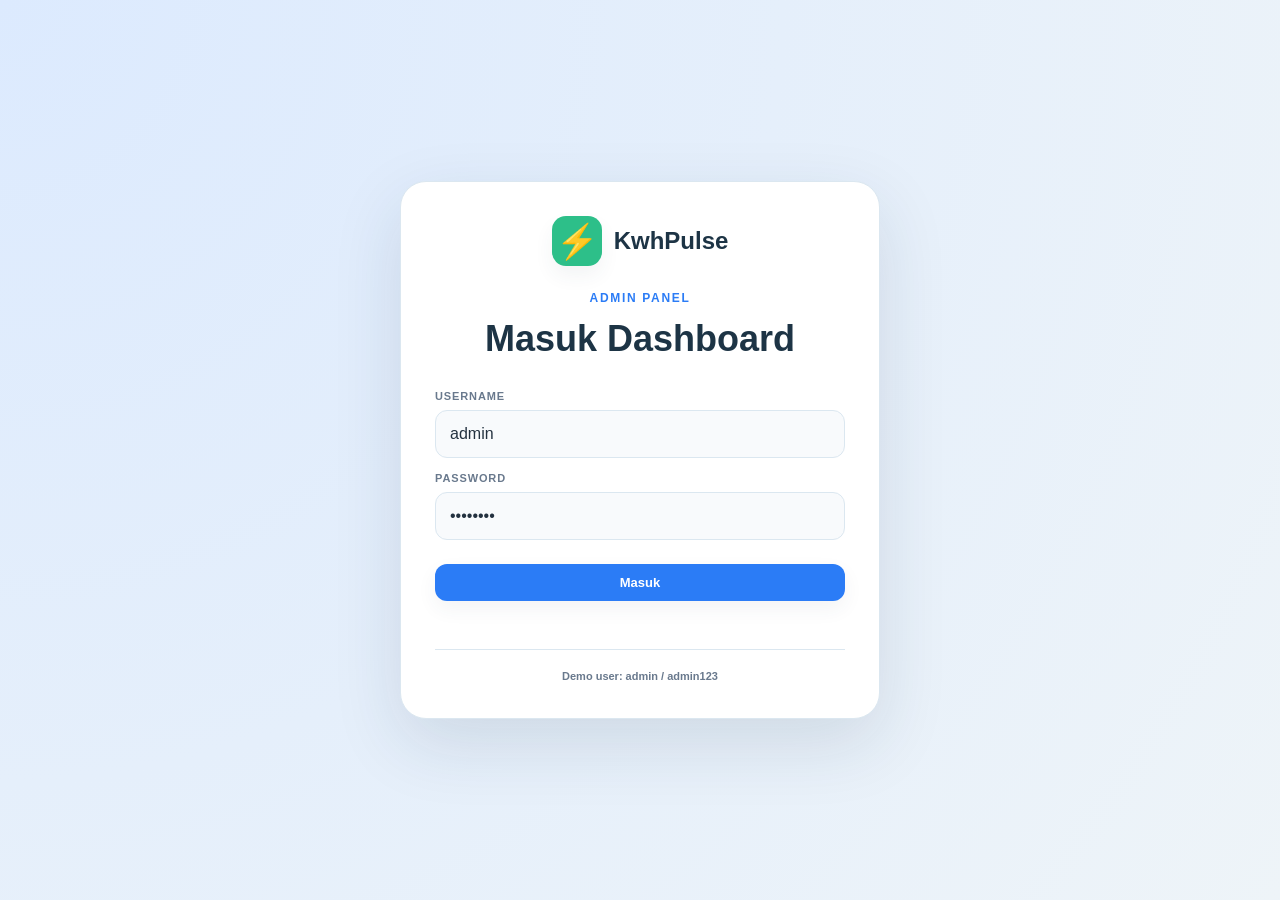
<file: index.html>
<!doctype html>
<html lang="id">
<head>
  <meta charset="UTF-8" />
  <meta name="viewport" content="width=device-width, initial-scale=1.0" />
  <title>Mengarahkan ke Login</title>
  <meta http-equiv="refresh" content="0; url=login.html" />
</head>
<body>
  <p>Mengarahkan ke halaman login...</p>
  <script>
    window.location.replace('login.html');
  </script>
</body>
</html>
</file>
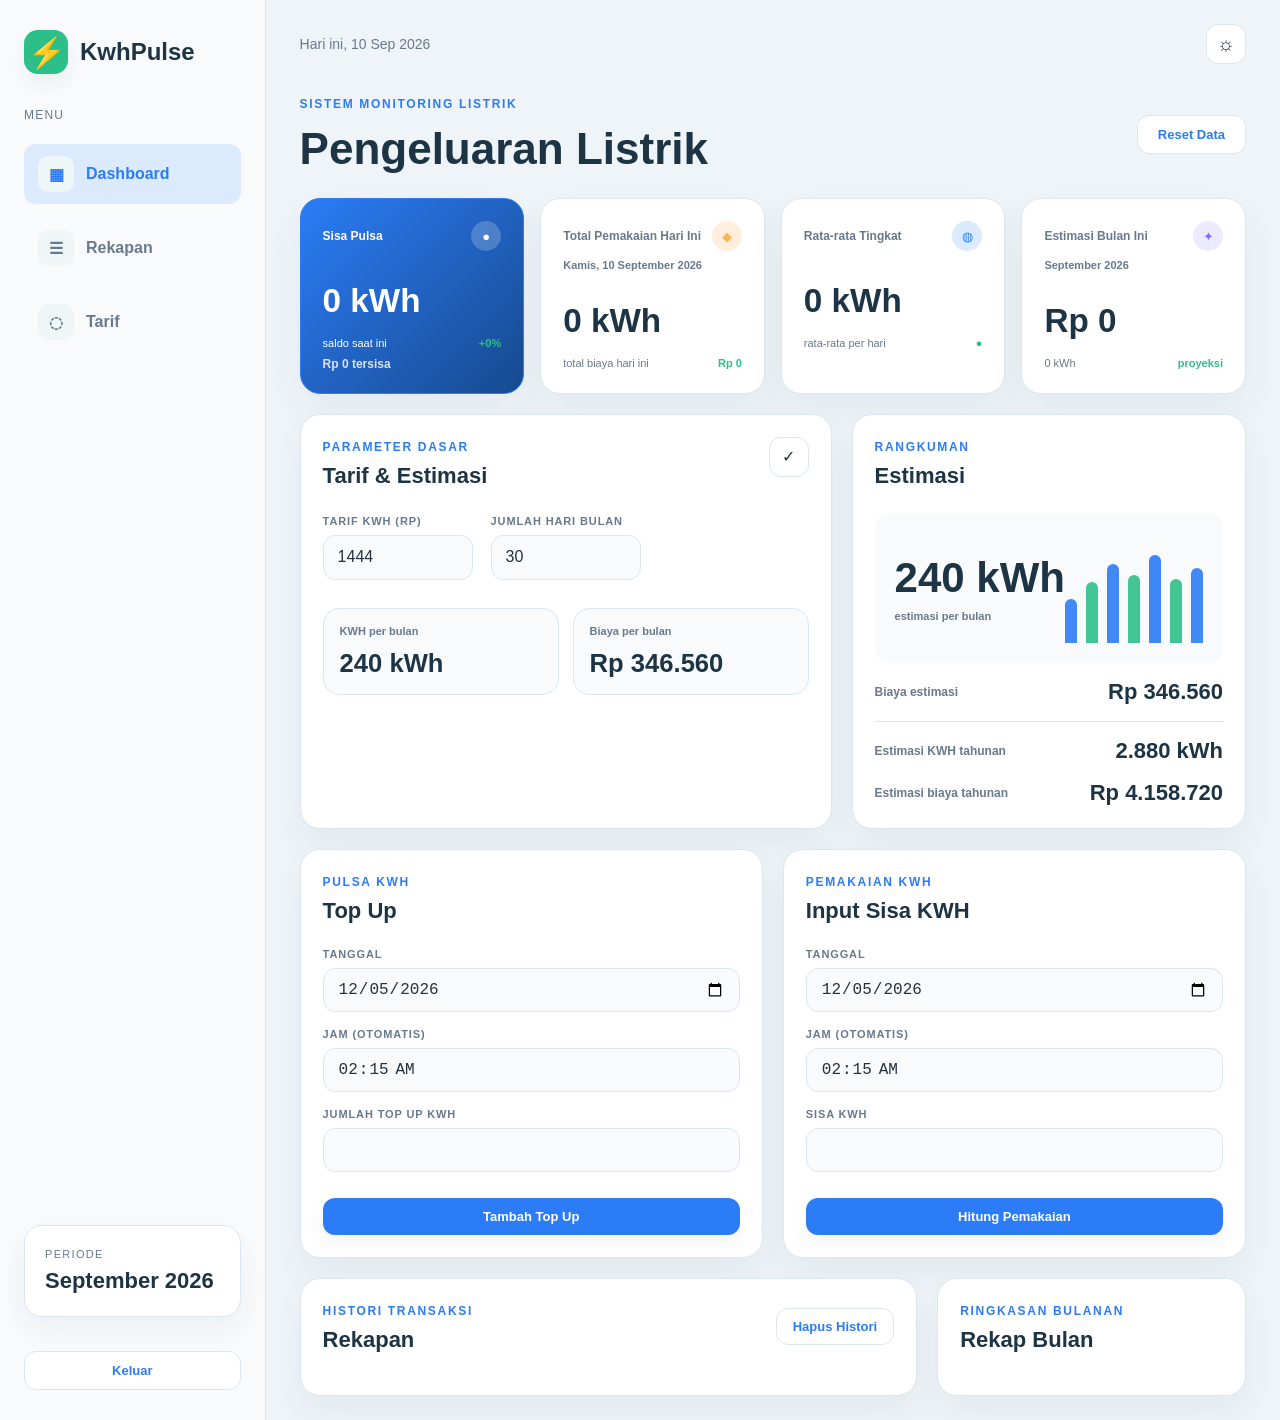
<file: dashboard.html>
<!doctype html>
<html lang="id">
<head>
  <meta charset="UTF-8" />
  <meta name="viewport" content="width=device-width, initial-scale=1.0" />
  <title>Dashboard Listrik - Pulsa KWH</title>
  <meta name="theme-color" content="#2b7cf6" />
  <link rel="manifest" href="manifest.webmanifest" />
  <link rel="icon" href="icon.svg" type="image/svg+xml" />
  <link rel="stylesheet" href="styles.css" />
</head>
<body>
  <div class="app-shell">
    <aside class="sidebar">
      <div class="brand">
        <span class="brand-icon">⚡</span>
        <span class="brand-text">KwhPulse</span>
      </div>

      <div class="sidebar-menu">
        <div class="menu-label">Menu</div>
        <a class="menu-item active" href="dashboard.html">
          <span class="menu-icon">▦</span>
          <span>Dashboard</span>
        </a>
        <a class="menu-item" href="rekapan.html">
          <span class="menu-icon">☰</span>
          <span>Rekapan</span>
        </a>
        <a class="menu-item" href="tarif.html">
          <span class="menu-icon">◌</span>
          <span>Tarif</span>
        </a>
      </div>

      <div class="sidebar-card">
        <span class="sidebar-card-label">Periode</span>
        <span class="sidebar-card-date" id="sidebarMonth">September 2026</span>
      </div>
      <button class="secondary-button logout-button" id="logoutButton" type="button">Keluar</button>
    </aside>

    <main class="main-content">
      <section class="topbar">
        <div class="topbar-title">
          <span class="today-label" id="todayDisplay">Hari ini, 10 Sep 2026</span>
        </div>
        <div class="topbar-actions">
          <button class="icon-button" id="themeToggle">☼</button>
        </div>
      </section>

      <section class="page-head">
        <div>
          <span class="section-kicker">Sistem Monitoring Listrik</span>
          <h1>Pengeluaran Listrik</h1>
        </div>
        <div class="page-actions">
          <button class="secondary-button" id="resetButton">Reset Data</button>
        </div>
      </section>

      <section class="summary-grid">
        <article class="summary-card summary-card-primary">
          <div class="summary-card-top">
            <span class="summary-label">Sisa Pulsa</span>
            <span class="summary-icon green">●</span>
          </div>
          <div class="summary-value" id="summaryRemaining">0 kWh</div>
          <div class="summary-foot">
            <span class="summary-foot-label">saldo saat ini</span>
            <span class="summary-foot-trend up" id="remainingTrend">+0%</span>
          </div>
          <div class="summary-remaining-value" id="remainingRupiah">Rp 0 tersisa</div>
        </article>

        <article class="summary-card">
          <div class="summary-card-top">
            <span class="summary-label">Total Pemakaian Hari Ini</span>
            <span class="summary-icon orange">◆</span>
          </div>
          <div class="summary-period" id="summaryTodayDate">Kamis, 10 September 2026</div>
          <div class="summary-value" id="summaryTodayUsage">0 kWh</div>
          <div class="summary-foot">
            <span class="summary-foot-label">total biaya hari ini</span>
            <span class="summary-foot-trend" id="todayCost">Rp 0</span>
          </div>
        </article>

        <article class="summary-card">
          <div class="summary-card-top">
            <span class="summary-label">Rata-rata Tingkat</span>
            <span class="summary-icon blue">◍</span>
          </div>
          <div class="summary-value" id="summaryDailyAvg">0 kWh</div>
          <div class="summary-foot">
            <span class="summary-foot-label">rata-rata per hari</span>
            <span class="summary-foot-trend up" id="dailyStatus">●</span>
          </div>
        </article>

        <article class="summary-card">
          <div class="summary-card-top">
            <span class="summary-label">Estimasi Bulan Ini</span>
            <span class="summary-icon violet">✦</span>
          </div>
          <div class="summary-period" id="summaryCurrentMonth">September 2026</div>
          <div class="summary-value" id="summaryMonthlyCost">Rp 0</div>
          <div class="summary-foot">
            <span class="summary-foot-label" id="summaryMonthlyKwh">0 kWh</span>
            <span class="summary-foot-trend up" id="monthlyStatus">proyeksi</span>
          </div>
        </article>
      </section>

      <section class="main-grid">
        <section class="panel lg-panel">
          <div class="panel-head">
            <div>
              <span class="panel-label">Parameter dasar</span>
              <h2>Tarif & Estimasi</h2>
            </div>
            <button class="icon-button small-icon" id="saveSettings">✓</button>
          </div>

          <div class="settings-form">
            <div class="field-group">
              <label for="tariffInput">Tarif KWH (Rp)</label>
              <input type="number" id="tariffInput" value="1444" min="0" />
            </div>
            <div class="field-group">
              <label for="monthDaysInput">Jumlah Hari Bulan</label>
              <input type="number" id="monthDaysInput" value="30" min="1" />
            </div>
          </div>

          <div class="mini-card-wrap">
            <div class="mini-card">
              <span class="mini-label">KWH per bulan</span>
              <span class="mini-value" id="monthlyKwhEstimate">240 kWh</span>
            </div>
            <div class="mini-card">
              <span class="mini-label">Biaya per bulan</span>
              <span class="mini-value" id="monthlyCostEstimate">Rp 346.560</span>
            </div>
          </div>
        </section>

        <section class="panel">
          <div class="panel-head">
            <div>
              <span class="panel-label">Rangkuman</span>
              <h2>Estimasi</h2>
            </div>
          </div>
          <div class="estimate-card">
            <div class="estimate-main">
              <span class="estimate-kwh" id="estimateKwh">240 kWh</span>
              <span class="estimate-type">estimasi per bulan</span>
            </div>
            <div class="estimate-bars" id="estimateBars">
              <span style="height:40%"></span>
              <span style="height:55%"></span>
              <span style="height:72%"></span>
              <span style="height:62%"></span>
              <span style="height:80%"></span>
              <span style="height:58%"></span>
              <span style="height:68%"></span>
            </div>
          </div>
          <div class="estimate-detail">
            <span class="estimate-detail-label">Biaya estimasi</span>
            <span class="estimate-detail-value" id="estimateCost">Rp 346.560</span>
          </div>
          <div class="estimate-detail annual-estimate-detail">
            <span class="estimate-detail-label">Estimasi KWH tahunan</span>
            <span class="estimate-detail-value" id="estimateAnnualKwh">2.880 kWh</span>
          </div>
          <div class="estimate-detail">
            <span class="estimate-detail-label">Estimasi biaya tahunan</span>
            <span class="estimate-detail-value" id="estimateAnnualCost">Rp 4.158.720</span>
          </div>
        </section>
      </section>

      <section class="main-grid forms-grid">
        <section class="panel">
          <div class="panel-head">
            <div>
              <span class="panel-label">Pulsa KWH</span>
              <h2>Top Up</h2>
            </div>
          </div>
          <form class="input-form" id="topupForm">
            <div class="field-group">
              <label for="topupDate">Tanggal</label>
              <input type="date" id="topupDate" required />
            </div>
            <div class="field-group">
              <label for="topupTime">Jam (otomatis)</label>
              <input type="time" id="topupTime" readonly aria-readonly="true" />
            </div>
            <div class="field-group">
              <label for="topupKwh">Jumlah Top Up KWH</label>
              <input type="number" id="topupKwh" min="1" required />
            </div>
            <button type="submit" class="primary-button form-button">Tambah Top Up</button>
          </form>
        </section>

        <section class="panel">
          <div class="panel-head">
            <div>
              <span class="panel-label">Pemakaian KWH</span>
              <h2>Input Sisa KWH</h2>
            </div>
          </div>
          <form class="input-form" id="usageForm">
            <div class="field-group">
              <label for="usageDate">Tanggal</label>
              <input type="date" id="usageDate" required />
            </div>
            <div class="field-group">
              <label for="usageTime">Jam (otomatis)</label>
              <input type="time" id="usageTime" readonly aria-readonly="true" />
            </div>
            <div class="field-group">
              <label for="remainingKwh">Sisa KWH</label>
              <input type="number" id="remainingKwh" min="0" required />
            </div>
            <button type="submit" class="primary-button form-button">Hitung Pemakaian</button>
          </form>
        </section>
      </section>

      <section class="main-grid bottom-grid">
        <section class="panel history-panel">
          <div class="panel-head">
            <div>
              <span class="panel-label">Histori Transaksi</span>
              <h2>Rekapan</h2>
            </div>
            <button class="secondary-button small-button" id="clearHistory">Hapus Histori</button>
          </div>
          <div class="history-list" id="historyList"></div>
        </section>

        <section class="panel monthly-panel">
          <div class="panel-head">
            <div>
              <span class="panel-label">Ringkasan Bulanan</span>
              <h2>Rekap Bulan</h2>
            </div>
          </div>
          <div class="monthly-summary" id="monthlySummary"></div>
        </section>
      </section>
    </main>
  </div>

  <script>
    (() => {
      const now = new Date();
      const localDate = [now.getFullYear(), String(now.getMonth() + 1).padStart(2, '0'), String(now.getDate()).padStart(2, '0')].join('-');
      const localTime = `${String(now.getHours()).padStart(2, '0')}:${String(now.getMinutes()).padStart(2, '0')}`;
      const topupDate = document.getElementById('topupDate');
      const usageDate = document.getElementById('usageDate');
      const topupTime = document.getElementById('topupTime');
      const usageTime = document.getElementById('usageTime');
      if (topupDate && !topupDate.value) topupDate.value = localDate;
      if (usageDate && !usageDate.value) usageDate.value = localDate;
      if (topupTime && !topupTime.value) topupTime.value = localTime;
      if (usageTime && !usageTime.value) usageTime.value = localTime;
    })();
  </script>
  <script src="script.js?v=12"></script>
</body>
</html>
</file>
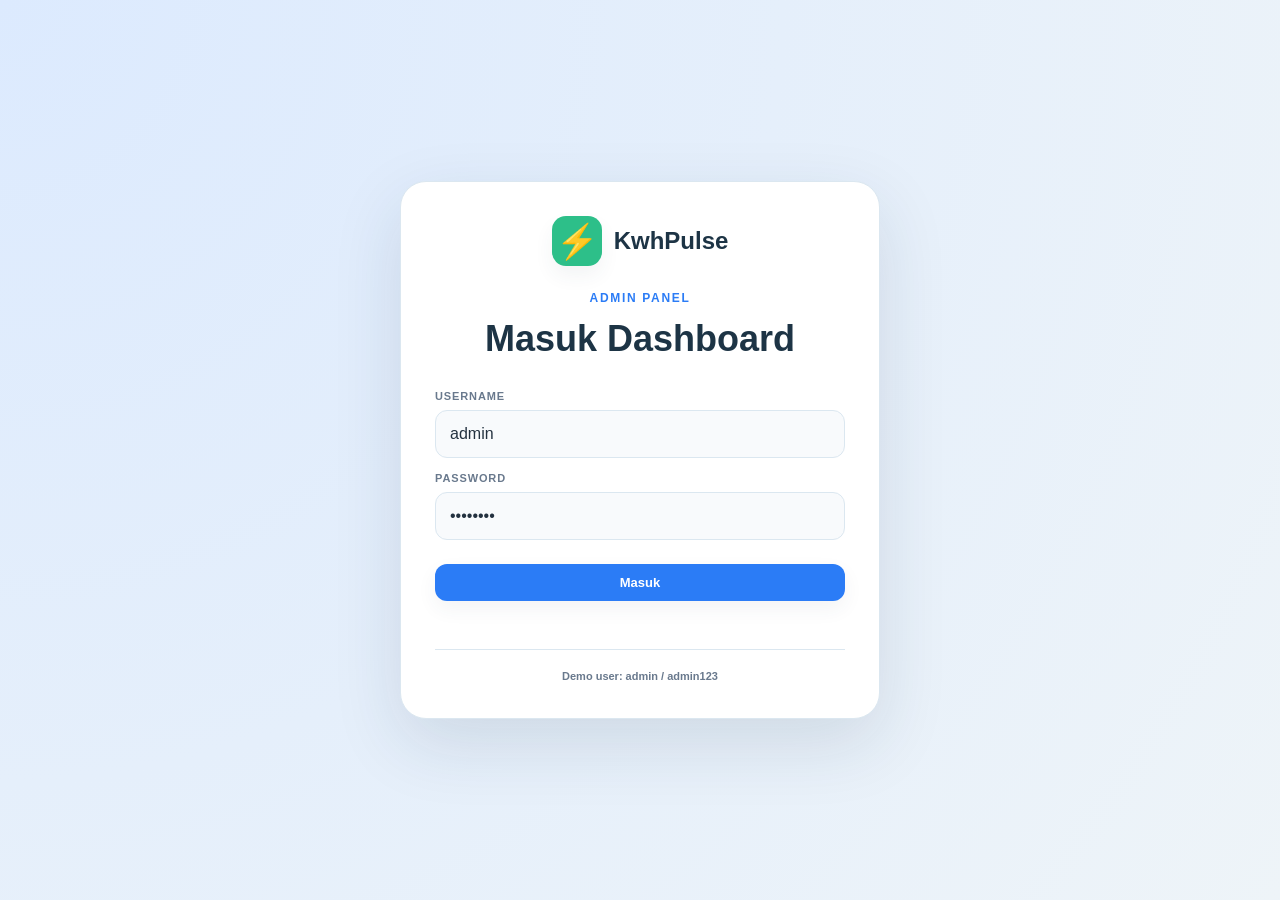
<file: login.html>
<!doctype html>
<html lang="id">
<head>
  <meta charset="UTF-8" />
  <meta name="viewport" content="width=device-width, initial-scale=1.0" />
  <title>Login Admin - Pulsa KWH</title>
  <meta name="theme-color" content="#2b7cf6" />
  <link rel="manifest" href="manifest.webmanifest" />
  <link rel="icon" href="icon.svg" type="image/svg+xml" />
  <link rel="stylesheet" href="styles.css" />
</head>
<body class="login-body">
  <div class="login-wrapper">
    <section class="login-card">
      <div class="login-brand">
        <span class="brand-icon login-brand-icon">⚡</span>
        <span class="brand-text">KwhPulse</span>
      </div>

      <div class="login-head">
        <span class="section-kicker">Admin Panel</span>
        <h1>Masuk Dashboard</h1>
      </div>

      <form class="login-form" id="loginForm">
        <div class="field-group">
          <label for="usernameInput">Username</label>
          <input type="text" id="usernameInput" autocomplete="username" required value="admin" />
        </div>
        <div class="field-group">
          <label for="passwordInput">Password</label>
          <input type="password" id="passwordInput" autocomplete="current-password" required value="admin123" />
        </div>
        <button class="primary-button form-button" type="submit">Masuk</button>
        <button class="secondary-button form-button install-button" id="installButton" type="button" hidden>Instal Aplikasi</button>
        <div class="login-message" id="loginMessage"></div>
      </form>

      <div class="login-demo">
        <span class="demo-user">Demo user: admin / admin123</span>
      </div>
    </section>
  </div>

  <script src="script.js?v=12"></script>
</body>
</html>
</file>
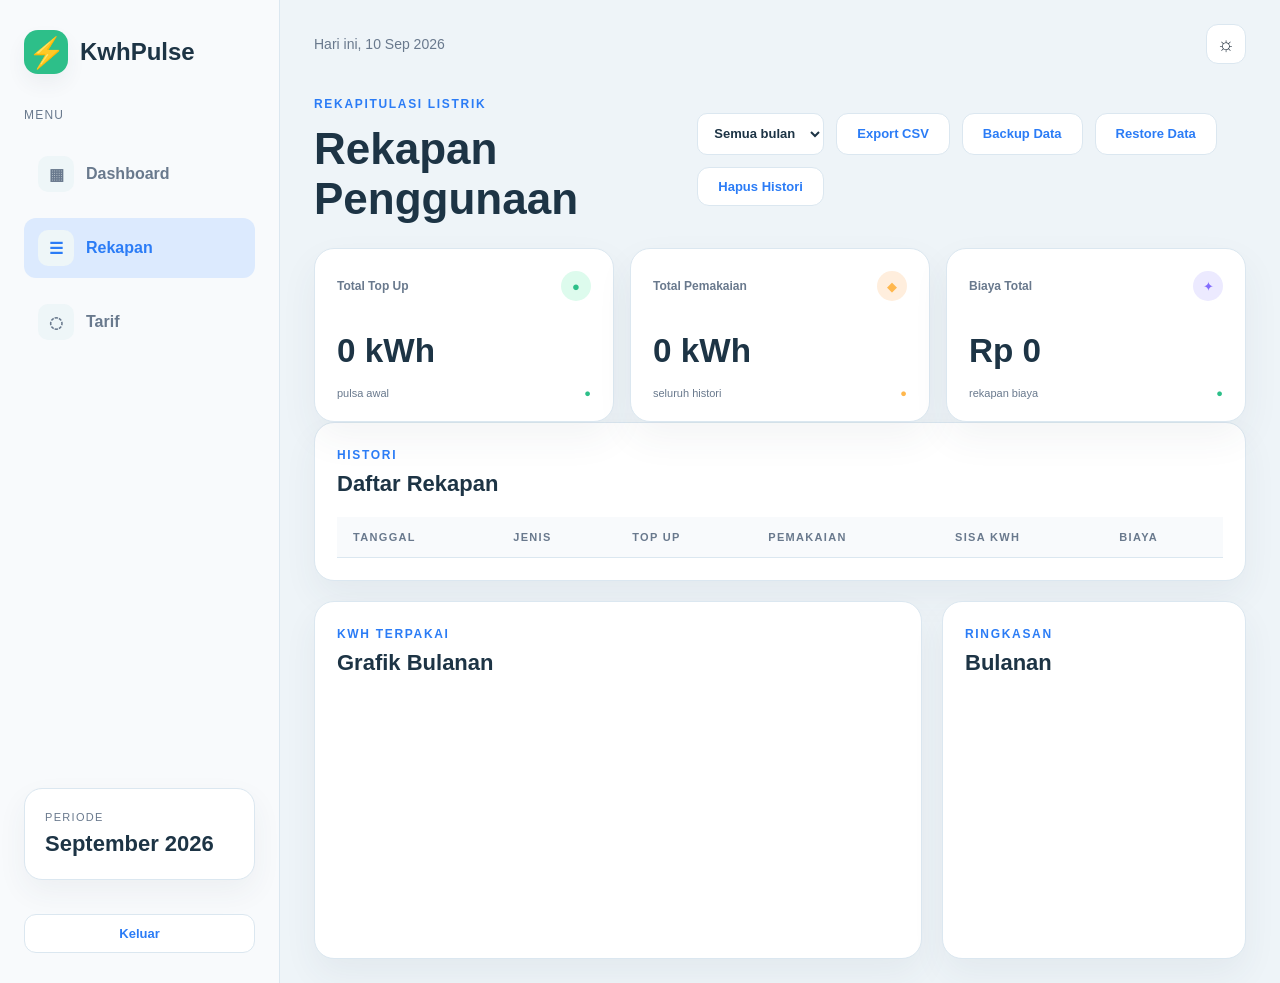
<file: rekapan.html>
<!doctype html>
<html lang="id">
<head>
  <meta charset="UTF-8" />
  <meta name="viewport" content="width=device-width, initial-scale=1.0" />
  <title>Rekapan Listrik - Pulsa KWH</title>
  <meta name="theme-color" content="#2b7cf6" />
  <link rel="manifest" href="manifest.webmanifest" />
  <link rel="icon" href="icon.svg" type="image/svg+xml" />
  <link rel="stylesheet" href="styles.css" />
</head>
<body>
  <div class="app-shell">
    <aside class="sidebar">
      <div class="brand">
        <span class="brand-icon">⚡</span>
        <span class="brand-text">KwhPulse</span>
      </div>

      <div class="sidebar-menu">
        <div class="menu-label">Menu</div>
        <a class="menu-item" href="dashboard.html">
          <span class="menu-icon">▦</span>
          <span>Dashboard</span>
        </a>
        <a class="menu-item active" href="rekapan.html">
          <span class="menu-icon">☰</span>
          <span>Rekapan</span>
        </a>
        <a class="menu-item" href="tarif.html">
          <span class="menu-icon">◌</span>
          <span>Tarif</span>
        </a>
      </div>

      <div class="sidebar-card">
        <span class="sidebar-card-label">Periode</span>
        <span class="sidebar-card-date" id="sidebarMonth">September 2026</span>
      </div>
      <button class="secondary-button logout-button" id="logoutButton" type="button">Keluar</button>
    </aside>

    <main class="main-content">
      <section class="topbar">
        <div class="topbar-title">
          <span class="today-label" id="todayDisplay">Hari ini, 10 Sep 2026</span>
        </div>
        <div class="topbar-actions">
          <button class="icon-button" id="themeToggle">☼</button>
        </div>
      </section>

      <section class="page-head">
        <div>
          <span class="section-kicker">Rekapitulasi Listrik</span>
          <h1>Rekapan Penggunaan</h1>
        </div>
        <div class="page-actions">
          <select class="period-select" id="rekapanMonthFilter" aria-label="Filter bulan rekapan">
            <option value="all">Semua bulan</option>
          </select>
          <button class="secondary-button" id="downloadCsv">Export CSV</button>
          <button class="secondary-button" id="backupData">Backup Data</button>
          <button class="secondary-button" id="restoreDataButton">Restore Data</button>
          <input type="file" id="restoreDataInput" accept="application/json,.json" hidden />
          <button class="secondary-button" id="clearHistory">Hapus Histori</button>
        </div>
      </section>

      <section class="summary-grid summary-grid-3">
        <article class="summary-card">
          <div class="summary-card-top">
            <span class="summary-label">Total Top Up</span>
            <span class="summary-icon green">●</span>
          </div>
          <div class="summary-value" id="summaryTopup">0 kWh</div>
          <div class="summary-foot">
            <span class="summary-foot-label">pulsa awal</span>
            <span class="summary-foot-trend up">●</span>
          </div>
        </article>

        <article class="summary-card">
          <div class="summary-card-top">
            <span class="summary-label">Total Pemakaian</span>
            <span class="summary-icon orange">◆</span>
          </div>
          <div class="summary-value" id="summaryUsageTotal">0 kWh</div>
          <div class="summary-foot">
            <span class="summary-foot-label">seluruh histori</span>
            <span class="summary-foot-trend warn" id="usageTrend">●</span>
          </div>
        </article>

        <article class="summary-card">
          <div class="summary-card-top">
            <span class="summary-label">Biaya Total</span>
            <span class="summary-icon violet">✦</span>
          </div>
          <div class="summary-value" id="summaryCostTotal">Rp 0</div>
          <div class="summary-foot">
            <span class="summary-foot-label">rekapan biaya</span>
            <span class="summary-foot-trend up">●</span>
          </div>
        </article>
      </section>

      <section class="panel full-panel">
        <div class="panel-head">
          <div>
            <span class="panel-label">Histori</span>
            <h2>Daftar Rekapan</h2>
          </div>
        </div>
        <div class="table-wrap">
          <table class="data-table" id="rekapanTable">
            <thead>
              <tr>
                <th>Tanggal</th>
                <th>Jenis</th>
                <th>Top Up</th>
                <th>Pemakaian</th>
                <th>Sisa KWH</th>
                <th>Biaya</th>
              </tr>
            </thead>
            <tbody id="rekapanTableBody"></tbody>
          </table>
        </div>
      </section>

      <section class="main-grid bottom-grid">
        <section class="panel">
          <div class="panel-head">
            <div>
              <span class="panel-label">KWH Terpakai</span>
              <h2>Grafik Bulanan</h2>
            </div>
          </div>
          <div class="chart-card">
            <div class="chart-bars" id="chartBars"></div>
          </div>
        </section>

        <section class="panel">
          <div class="panel-head">
            <div>
              <span class="panel-label">Ringkasan</span>
              <h2>Bulanan</h2>
            </div>
          </div>
          <div class="monthly-summary" id="monthlySummary"></div>
        </section>
      </section>
    </main>
  </div>

  <script src="script.js?v=12"></script>
</body>
</html>
</body>
</html>
</file>
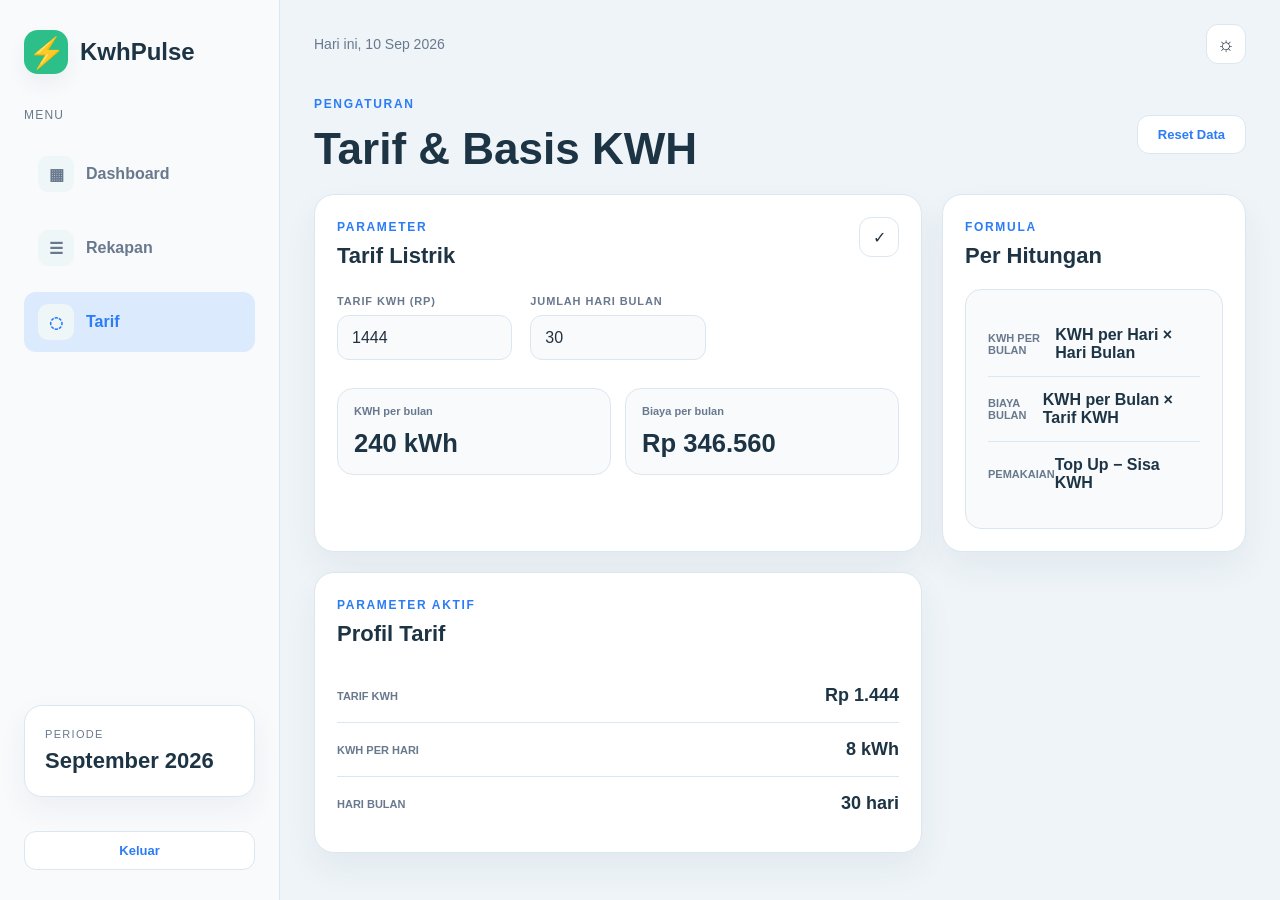
<file: tarif.html>
<!doctype html>
<html lang="id">
<head>
  <meta charset="UTF-8" />
  <meta name="viewport" content="width=device-width, initial-scale=1.0" />
  <title>Tarif Listrik - Pulsa KWH</title>
  <meta name="theme-color" content="#2b7cf6" />
  <link rel="manifest" href="manifest.webmanifest" />
  <link rel="icon" href="icon.svg" type="image/svg+xml" />
  <link rel="stylesheet" href="styles.css" />
</head>
<body>
  <div class="app-shell">
    <aside class="sidebar">
      <div class="brand">
        <span class="brand-icon">⚡</span>
        <span class="brand-text">KwhPulse</span>
      </div>

      <div class="sidebar-menu">
        <div class="menu-label">Menu</div>
        <a class="menu-item" href="dashboard.html">
          <span class="menu-icon">▦</span>
          <span>Dashboard</span>
        </a>
        <a class="menu-item" href="rekapan.html">
          <span class="menu-icon">☰</span>
          <span>Rekapan</span>
        </a>
        <a class="menu-item active" href="tarif.html">
          <span class="menu-icon">◌</span>
          <span>Tarif</span>
        </a>
      </div>

      <div class="sidebar-card">
        <span class="sidebar-card-label">Periode</span>
        <span class="sidebar-card-date" id="sidebarMonth">September 2026</span>
      </div>
      <button class="secondary-button logout-button" id="logoutButton" type="button">Keluar</button>
    </aside>

    <main class="main-content">
      <section class="topbar">
        <div class="topbar-title">
          <span class="today-label" id="todayDisplay">Hari ini, 10 Sep 2026</span>
        </div>
        <div class="topbar-actions">
          <button class="icon-button" id="themeToggle">☼</button>
        </div>
      </section>

      <section class="page-head">
        <div>
          <span class="section-kicker">Pengaturan</span>
          <h1>Tarif & Basis KWH</h1>
        </div>
        <div class="page-actions">
          <button class="secondary-button" id="resetButton">Reset Data</button>
        </div>
      </section>

      <section class="main-grid">
        <section class="panel lg-panel">
          <div class="panel-head">
            <div>
              <span class="panel-label">Parameter</span>
              <h2>Tarif Listrik</h2>
            </div>
            <button class="icon-button small-icon" id="saveSettings">✓</button>
          </div>

          <div class="settings-form">
            <div class="field-group">
              <label for="tariffInput">Tarif KWH (Rp)</label>
              <input type="number" id="tariffInput" value="1444" min="0" />
            </div>
            <div class="field-group">
              <label for="monthDaysInput">Jumlah Hari Bulan</label>
              <input type="number" id="monthDaysInput" value="30" min="1" />
            </div>
          </div>

          <div class="mini-card-wrap">
            <div class="mini-card">
              <span class="mini-label">KWH per bulan</span>
              <span class="mini-value" id="monthlyKwhEstimate">240 kWh</span>
            </div>
            <div class="mini-card">
              <span class="mini-label">Biaya per bulan</span>
              <span class="mini-value" id="monthlyCostEstimate">Rp 346.560</span>
            </div>
          </div>
        </section>

        <section class="panel">
          <div class="panel-head">
            <div>
              <span class="panel-label">Formula</span>
              <h2>Per Hitungan</h2>
            </div>
          </div>

          <div class="formula-card">
            <div class="formula-row">
              <span class="formula-label">KWH per Bulan</span>
              <span class="formula-value" id="formulaMonthlyKwh">KWH per Hari × Hari Bulan</span>
            </div>
            <div class="formula-row">
              <span class="formula-label">Biaya Bulan</span>
              <span class="formula-value" id="formulaMonthlyCost">KWH per Bulan × Tarif KWH</span>
            </div>
            <div class="formula-row">
              <span class="formula-label">Pemakaian</span>
              <span class="formula-value" id="formulaUsage">Top Up − Sisa KWH</span>
            </div>
          </div>
        </section>
      </section>

      <section class="main-grid bottom-grid">
        <section class="panel full-panel">
          <div class="panel-head">
            <div>
              <span class="panel-label">Parameter Aktif</span>
              <h2>Profil Tarif</h2>
            </div>
          </div>
          <div class="profile-list">
            <div class="profile-row">
              <span class="profile-label">Tarif KWH</span>
              <span class="profile-value" id="profileTariff">Rp 1.444</span>
            </div>
            <div class="profile-row">
              <span class="profile-label">KWH per Hari</span>
              <span class="profile-value" id="profileDay">8 kWh</span>
            </div>
            <div class="profile-row">
              <span class="profile-label">Hari Bulan</span>
              <span class="profile-value" id="profileMonthDays">30 hari</span>
            </div>
          </div>
        </section>
      </section>
    </main>
  </div>

  <script src="script.js?v=12"></script>
</body>
</html>
</body>
</html>
</file>
<file: styles.css>
* {
  box-sizing: border-box;
  -webkit-font-smoothing: antialiased;
}

:root {
  --body-bg: #eef4f8;
  --app-bg: #f8fafc;
  --panel-bg: #ffffff;
  --panel-soft: #eef6f8;
  --text: #23313f;
  --muted: #69798d;
  --muted-light: #97a5b9;
  --heading: #1d3445;
  --blue: #2b7cf6;
  --blue-dark: #174a8f;
  --blue-soft: #dceafe;
  --green: #2dbf89;
  --green-soft: #ddfbed;
  --orange: #ffb74d;
  --orange-soft: #ffeedd;
  --red: #f05a61;
  --red-soft: #ffecef;
  --violet: #826cfd;
  --violet-soft: #eceaff;
  --line: #dbe7f0;
  --shadow: rgba(24, 50, 70, 0.12);
  --shadow-soft: rgba(52, 67, 84, 0.06);
  --font: "Inter", "Segoe UI", "Roboto", Arial, sans-serif;
}

body {
  margin: 0;
  background: var(--body-bg);
  color: var(--text);
  font-family: var(--font);
}

.login-body {
  min-height: 100vh;
  display: flex;
  align-items: center;
  justify-content: center;
  background: radial-gradient(circle at top left, var(--blue-soft), var(--body-bg));
}

body.dark {

  --body-bg: #11202a;
  --app-bg: #142a36;
  --panel-bg: #18334a;
  --panel-soft: #203d50;
  --text: #cbe6ef;
  --muted: #9ab0be;
  --muted-light: #7893a8;
  --heading: #dcecff;
  --line: #304b63;
  --shadow: rgba(0, 0, 0, 0.25);
  --shadow-soft: rgba(0, 0, 0, 0.24);
}

.app-shell {
  min-height: 100vh;
  display: flex;
  background: var(--body-bg);
}

.sidebar {
  width: 280px;
  background: var(--app-bg);
  border-right: 1px solid var(--line);
  padding: 30px 24px;
  display: flex;
  flex-direction: column;
  gap: 34px;
}

.brand {
  display: flex;
  align-items: center;
  gap: 12px;
}

.brand-icon {
  width: 44px;
  height: 44px;
  border-radius: 14px;
  background: var(--green);
  color: #fff;
  display: flex;
  align-items: center;
  justify-content: center;
  font-size: 30px;
  box-shadow: 0 10px 20px var(--shadow-soft);
}

.brand-text {
  font-size: 24px;
  font-weight: 800;
  color: var(--heading);
}

.sidebar-menu {
  display: flex;
  flex-direction: column;
  gap: 14px;
}

.menu-label {
  font-size: 12px;
  color: var(--muted);
  text-transform: uppercase;
  letter-spacing: 0.1em;
  margin-bottom: 8px;
}

.menu-item {
  display: flex;
  align-items: center;
  gap: 12px;
  text-decoration: none;
  color: var(--muted);
  font-weight: 700;
  padding: 12px 14px;
  border-radius: 12px;
  transition: 250ms ease;
}

.menu-item .menu-icon {
  width: 36px;
  height: 36px;
  border-radius: 10px;
  background: var(--panel-soft);
  display: flex;
  align-items: center;
  justify-content: center;
}

.menu-item.active,
.menu-item:hover {
  color: var(--blue);
  background: var(--blue-soft);
}

.sidebar-card {
  margin-top: auto;
  background: var(--panel-bg);
  border: 1px solid var(--line);
  border-radius: 18px;
  padding: 22px 20px;
  box-shadow: 0 12px 30px var(--shadow-soft);
}

.sidebar-card-label {
  display: block;
  color: var(--muted);
  font-size: 11px;
  text-transform: uppercase;
  letter-spacing: 0.12em;
}

.sidebar-card-date {
  display: block;
  color: var(--heading);
  font-size: 22px;
  font-weight: 800;
  margin-top: 8px;
}

.main-content {
  flex: 1;
  padding: 24px 34px;
}

.topbar {
  display: flex;
  align-items: center;
  justify-content: space-between;
}

.today-label {
  color: var(--muted);
  font-size: 14px;
}

.topbar-actions {
  display: flex;
  align-items: center;
  gap: 12px;
}

.icon-button {
  height: 40px;
  min-width: 40px;
  border-radius: 12px;
  border: 1px solid var(--line);
  background: var(--panel-bg);
  color: var(--text);
  font-size: 20px;
  cursor: pointer;
  transition: all 250ms ease;
}

.icon-button:hover,
.secondary-button:hover,
.primary-button:hover {
  transform: translateY(-2px);
}

.primary-button,
.secondary-button {
  border: none;
  border-radius: 12px;
  padding: 11px 20px;
  font-size: 13px;
  font-weight: 800;
  cursor: pointer;
  transition: all 250ms ease;
}

.primary-button {
  background: var(--blue);
  color: #fff;
  box-shadow: 0 8px 20px var(--shadow-soft);
}

.secondary-button {
  background: var(--panel-bg);
  color: var(--blue);
  border: 1px solid var(--line);
}

.small-button {
  padding: 10px 16px;
}

.small-icon {
  font-size: 16px;
}

.page-head {
  display: flex;
  align-items: center;
  justify-content: space-between;
  margin-top: 30px;
}

.section-kicker,
.panel-label {
  color: var(--blue);
  font-size: 12px;
  font-weight: 800;
  letter-spacing: 0.14em;
  text-transform: uppercase;
}

.page-head h1 {
  margin: 12px 0 0 0;
  color: var(--heading);
  font-size: clamp(34px, 4vw, 44px);
}

.page-actions {
  display: flex;
  gap: 12px;
  flex-wrap: wrap;
}

.period-select {
  min-height: 42px;
  border: 1px solid var(--line);
  border-radius: 10px;
  background: var(--panel-bg);
  color: var(--heading);
  padding: 0 12px;
  font: inherit;
  font-size: 13px;
  font-weight: 700;
}

.summary-grid {
  display: grid;
  grid-template-columns: repeat(4, minmax(180px, 1fr));
  gap: 16px;
  margin-top: 24px;
}

.summary-grid-3 {
  grid-template-columns: repeat(3, minmax(180px, 1fr));
}

.summary-card {
  background: var(--panel-bg);
  border: 1px solid var(--line);
  border-radius: 20px;
  padding: 22px;
  box-shadow: 0 16px 38px var(--shadow-soft);
}

.summary-card-primary {
  background: linear-gradient(135deg, var(--blue), var(--blue-dark));
  border-color: var(--blue);
}

.summary-card-primary .summary-label,
.summary-card-primary .summary-value,
.summary-card-primary .summary-foot-label,
.summary-card-primary .summary-foot-trend {
  color: #fff;
}

.summary-card-top {
  display: flex;
  align-items: center;
  justify-content: space-between;
}

.summary-label {
  color: var(--muted);
  font-size: 12px;
  font-weight: 700;
}

.summary-icon {
  width: 30px;
  height: 30px;
  border-radius: 50%;
  display: flex;
  align-items: center;
  justify-content: center;
  font-size: 13px;
}

.summary-icon.green {
  background: var(--green-soft);
  color: var(--green);
}

.summary-icon.orange {
  background: var(--orange-soft);
  color: var(--orange);
}

.summary-icon.blue {
  background: var(--blue-soft);
  color: var(--blue);
}

.summary-icon.violet {
  background: var(--violet-soft);
  color: var(--violet);
}

.summary-card-primary .summary-icon {
  background: rgba(255,255,255,0.2);
  color: #fff;
}

.summary-remaining-value {
  color: rgba(255, 255, 255, 0.82);
  font-size: 12px;
  font-weight: 700;
  margin-top: 8px;
  font-variant-numeric: tabular-nums;
  white-space: nowrap;
}

.summary-value {
  color: var(--heading);
  font-size: clamp(28px, 2.6vw, 34px);
  font-weight: 800;
  margin-top: 30px;
  line-height: 1.2;
  font-variant-numeric: tabular-nums;
  white-space: nowrap;
}

.summary-period {
  color: var(--muted);
  font-size: 11px;
  font-weight: 700;
  margin-top: 8px;
}

.summary-foot {
  display: flex;
  justify-content: space-between;
  align-items: center;
  margin-top: 16px;
}

.summary-foot-label {
  color: var(--muted);
  font-size: 11px;
}

.summary-foot-trend {
  color: var(--green);
  font-size: 11px;
  font-weight: 800;
}

.summary-foot-trend.up {
  color: var(--green);
}

.summary-foot-trend.warn {
  color: var(--orange);
}

.main-grid {
  display: grid;
  grid-template-columns: 2fr 1fr;
  gap: 20px;
  margin-top: 20px;
}

.forms-grid {
  grid-template-columns: repeat(2, minmax(280px, 1fr));
}

.panel {
  background: var(--panel-bg);
  border: 1px solid var(--line);
  border-radius: 20px;
  padding: 22px;
  box-shadow: 0 16px 34px var(--shadow-soft);
}

.panel-head {
  display: flex;
  align-items: center;
  justify-content: space-between;
  gap: 20px;
}

.panel-head h2 {
  margin: 8px 0 0 0;
  color: var(--heading);
  font-size: 22px;
}

.lg-panel .panel-head {
  align-items: start;
}

.settings-form {
  margin-top: 26px;
  display: grid;
  grid-template-columns: repeat(3, minmax(150px, 1fr));
  gap: 18px;
}

.field-group {
  display: flex;
  flex-direction: column;
  gap: 8px;
}

.field-group label {
  font-size: 11px;
  font-weight: 800;
  color: var(--muted);
  letter-spacing: 0.08em;
  text-transform: uppercase;
}

.field-group input {
  height: 45px;
  border-radius: 12px;
  border: 1px solid var(--line);
  background: var(--app-bg);
  color: var(--text);
  padding: 0 14px;
  font-size: 16px;
  outline: none;
}

.field-group input:focus {
  border-color: var(--blue);
  box-shadow: 0 0 0 3px var(--blue-soft);
}

.mini-card-wrap {
  display: grid;
  grid-template-columns: repeat(2, minmax(160px, 1fr));
  gap: 14px;
  margin-top: 28px;
}

.mini-card {
  background: var(--app-bg);
  border: 1px solid var(--line);
  border-radius: 16px;
  padding: 16px;
}

.mini-label {
  display: block;
  color: var(--muted);
  font-size: 11px;
  font-weight: 700;
}

.mini-value {
  display: block;
  color: var(--heading);
  font-size: clamp(22px, 2vw, 26px);
  font-weight: 800;
  margin-top: 12px;
  font-variant-numeric: tabular-nums;
  white-space: nowrap;
}

.estimate-card {
  margin-top: 24px;
  background: var(--app-bg);
  border-radius: 16px;
  padding: 20px;
  min-height: 150px;
  display: flex;
  align-items: center;
  justify-content: space-between;
}

.estimate-main {
  flex: 1;
}

.estimate-kwh {
  display: block;
  color: var(--heading);
  font-size: clamp(32px, 3.4vw, 42px);
  font-weight: 800;
  font-variant-numeric: tabular-nums;
  white-space: nowrap;
}

.estimate-type {
  display: block;
  color: var(--muted);
  font-size: 11px;
  margin-top: 8px;
  font-weight: 700;
}

.estimate-bars {
  height: 110px;
  display: flex;
  align-items: end;
  gap: 9px;
}

.estimate-bars span {
  display: inline-block;
  width: 12px;
  background: var(--blue);
  border-radius: 8px 8px 0 0;
  opacity: 0.9;
}

.estimate-bars span:nth-child(2n) {
  background: var(--green);
}

.estimate-detail {
  display: flex;
  justify-content: space-between;
  align-items: center;
  gap: 16px;
  padding-top: 16px;
}

.estimate-detail-label {
  color: var(--muted);
  font-size: 12px;
  font-weight: 700;
}

.estimate-detail-value {
  color: var(--heading);
  font-size: clamp(17px, 1.8vw, 22px);
  font-weight: 800;
  font-variant-numeric: tabular-nums;
  text-align: right;
  white-space: nowrap;
}

.annual-estimate-detail {
  margin-top: 16px;
  padding-top: 16px;
  border-top: 1px solid var(--line);
}

.input-form {
  margin-top: 24px;
  display: flex;
  flex-direction: column;
  gap: 16px;
}

.input-form .field-group input {
  height: 44px;
}

.form-button {
  margin-top: 10px;
  width: 100%;
}

.bottom-grid {
  grid-template-columns: 2fr 1fr;
}

.history-list {
  margin-top: 16px;
  max-height: 360px;
  overflow: auto;
}

.history-item {
  display: flex;
  justify-content: space-between;
  align-items: center;
  gap: 12px;
  padding: 16px 0;
  border-bottom: 1px solid var(--line);
}

.history-item:last-child {
  border-bottom: none;
}

.history-date {
  color: var(--muted);
  font-size: 11px;
}

.history-content {
  flex: 1;
}

.history-title {
  color: var(--heading);
  font-size: 14px;
  font-weight: 800;
}

.history-detail {
  color: var(--muted);
  font-size: 11px;
  margin-top: 4px;
}

.history-kwh {
  font-size: 18px;
  font-weight: 800;
  color: var(--blue);
}

.history-cost {
  font-size: 12px;
  font-weight: 700;
  color: var(--green);
}

.history-type-topup {
  color: var(--green);
}

.history-type-usage {
  color: var(--orange);
}

.monthly-summary {
  margin-top: 20px;
}

.month-entry {
  display: flex;
  align-items: center;
  justify-content: space-between;
  padding: 14px 0;
  border-bottom: 1px solid var(--line);
}

.month-entry:last-child {
  border-bottom: none;
}

.month-entry-left {
  flex: 1;
}

.month-label {
  color: var(--heading);
  font-weight: 800;
}

.month-kwh {
  color: var(--muted);
  font-size: 11px;
  padding-top: 4px;
}

.month-cost {
  color: var(--green);
  font-size: 14px;
  font-weight: 800;
  white-space: nowrap;
}

.table-wrap {
  width: 100%;
  overflow-x: auto;
  margin-top: 20px;
}

.data-table {
  width: 100%;
  border-collapse: collapse;
}

.data-table th {
  background: var(--app-bg);
  color: var(--muted);
  font-size: 11px;
  font-weight: 800;
  text-transform: uppercase;
  letter-spacing: 0.12em;
  padding: 14px 16px;
  border-bottom: 1px solid var(--line);
  text-align: left;
}

.data-table td {
  padding: 16px;
  border-bottom: 1px solid var(--line);
  color: var(--text);
  font-size: 13px;
}

.data-table tr:hover {
  background: var(--panel-soft);
}

.type-tag {
  padding: 6px 10px;
  border-radius: 20px;
  font-size: 11px;
  font-weight: 800;
}

.type-topup {
  background: var(--green-soft);
  color: var(--green);
}

.type-usage {
  background: var(--orange-soft);
  color: var(--orange);
}

.positive-value {
  color: var(--green);
  font-weight: 800;
}

.negative-value {
  color: var(--red);
  font-weight: 800;
}

.chart-card {
  min-height: 260px;
  display: flex;
  align-items: center;
  justify-content: center;
  padding: 16px 0;
}

.chart-bars {
  display: flex;
  align-items: end;
  justify-content: center;
  gap: 16px;
  height: 210px;
}

.bar-group {
  display: flex;
  flex-direction: column;
  align-items: center;
  gap: 10px;
}

.bar-wrap {
  width: 34px;
  height: 150px;
  border-radius: 14px;
  background: var(--panel-soft);
  border: 1px solid var(--line);
  display: flex;
  align-items: end;
  justify-content: center;
  padding: 2px;
}

.bar-value {
  width: 100%;
  display: flex;
  align-items: end;
  justify-content: center;
  background: var(--blue);
  color: #fff;
  border-radius: 10px 10px 4px 4px;
  font-size: 9px;
  font-weight: 700;
  min-height: 16px;
}

.bar-label {
  color: var(--muted);
  font-size: 10px;
  font-weight: 700;
}

.formula-card {
  background: var(--app-bg);
  border-radius: 16px;
  padding: 22px;
  border: 1px solid var(--line);
  margin-top: 20px;
}

.formula-row {
  display: flex;
  align-items: center;
  justify-content: space-between;
  padding: 14px 0;
  border-bottom: 1px solid var(--line);
}

.formula-row:last-child {
  border-bottom: none;
}

.formula-label {
  color: var(--muted);
  font-size: 11px;
  font-weight: 800;
  text-transform: uppercase;
}

.formula-value {
  color: var(--heading);
  font-weight: 800;
  font-size: 16px;
}

.profile-list {
  margin-top: 22px;
}

.profile-row {
  display: flex;
  align-items: center;
  justify-content: space-between;
  padding: 16px 0;
  border-bottom: 1px solid var(--line);
}

.profile-row:last-child {
  border-bottom: none;
}

.profile-label {
  color: var(--muted);
  font-weight: 800;
  font-size: 11px;
  text-transform: uppercase;
}

.profile-value {
  color: var(--heading);
  font-size: 18px;
  font-weight: 800;
}

.full-panel {
  width: 100%;
}

.login-wrapper {
  width: min(480px, calc(100vw - 40px));
}

.login-card {
  background: var(--panel-bg);
  border: 1px solid var(--line);
  border-radius: 26px;
  padding: 34px;
  box-shadow: 0 24px 70px var(--shadow);
}

.login-brand {
  display: flex;
  align-items: center;
  justify-content: center;
  gap: 12px;
}

.login-brand-icon {
  width: 50px;
  height: 50px;
  font-size: 34px;
}

.login-head {
  text-align: center;
  margin-top: 22px;
}

.login-head h1 {
  color: var(--heading);
  font-size: clamp(30px, 3vw, 36px);
  margin-top: 12px;
}

.login-form {
  display: flex;
  flex-direction: column;
  gap: 14px;
  margin-top: 20px;
}

.login-form .field-group input {
  height: 48px;
}

.install-button[hidden] {
  display: none;
}

.login-message {
  min-height: 18px;
  color: var(--red);
  font-size: 11px;
  font-weight: 700;
}

.login-demo {
  border-top: 1px solid var(--line);
  margin-top: 16px;
  padding-top: 16px;
  text-align: center;
}

.demo-user {
  color: var(--muted);
  font-size: 11px;
  font-weight: 700;
}

.empty-state {
  padding: 28px 0;
  text-align: center;
  color: var(--muted);
}

@media (max-width: 1100px) {
  .app-shell {
    flex-direction: column;
  }

  .sidebar {
    width: 100%;
    flex-direction: row;
    align-items: center;
    gap: 20px;
    border-right: none;
    border-bottom: 1px solid var(--line);
    padding: 18px 20px;
  }

  .sidebar-menu {
    flex: 1;
    flex-direction: row;
    align-items: center;
    gap: 8px;
  }

  .menu-label {
    display: none;
  }

  .menu-item {
    padding: 8px 10px;
  }

  .sidebar-card,
  .logout-button {
    margin-top: 0;
  }

  .summary-grid,
  .main-grid,
  .forms-grid,
  .bottom-grid,
  .settings-form {
    grid-template-columns: 1fr;
  }

  .main-content {
    padding: 20px;
  }
}

@media (max-width: 700px) {
  .sidebar {
    align-items: stretch;
    flex-direction: column;
    gap: 16px;
    padding: 16px;
  }

  .brand {
    justify-content: center;
  }

  .sidebar-menu {
    width: 100%;
    justify-content: space-between;
  }

  .menu-item {
    flex: 1;
    justify-content: center;
    gap: 6px;
    font-size: 12px;
    padding: 8px 6px;
  }

  .menu-item .menu-icon {
    width: 30px;
    height: 30px;
  }

  .sidebar-card {
    display: none;
  }

  .logout-button {
    width: 100%;
  }

  .main-content {
    padding: 16px;
  }

  .topbar,
  .page-head {
    align-items: flex-start;
    flex-direction: column;
    gap: 16px;
  }

  .topbar-actions,
  .page-actions {
    width: 100%;
  }

  .topbar-actions {
    justify-content: space-between;
  }

  .page-actions .secondary-button {
    width: 100%;
  }

  .page-head h1 {
    font-size: 34px;
    line-height: 1.05;
  }

  .summary-card,
  .panel {
    border-radius: 16px;
    padding: 18px;
  }

  .summary-value {
    font-size: 30px;
    margin-top: 22px;
  }

  .summary-foot {
    gap: 8px;
  }

  .summary-foot-label,
  .summary-foot-trend {
    font-size: 10px;
  }

  .panel-head {
    align-items: flex-start;
  }

  .panel-head h2 {
    font-size: 20px;
  }

  .settings-form,
  .input-form {
    gap: 12px;
  }

  .input-form .form-button,
  .settings-form + .form-button {
    width: 100%;
  }

  .table-wrap {
    overflow-x: auto;
    -webkit-overflow-scrolling: touch;
  }
}
</file>
